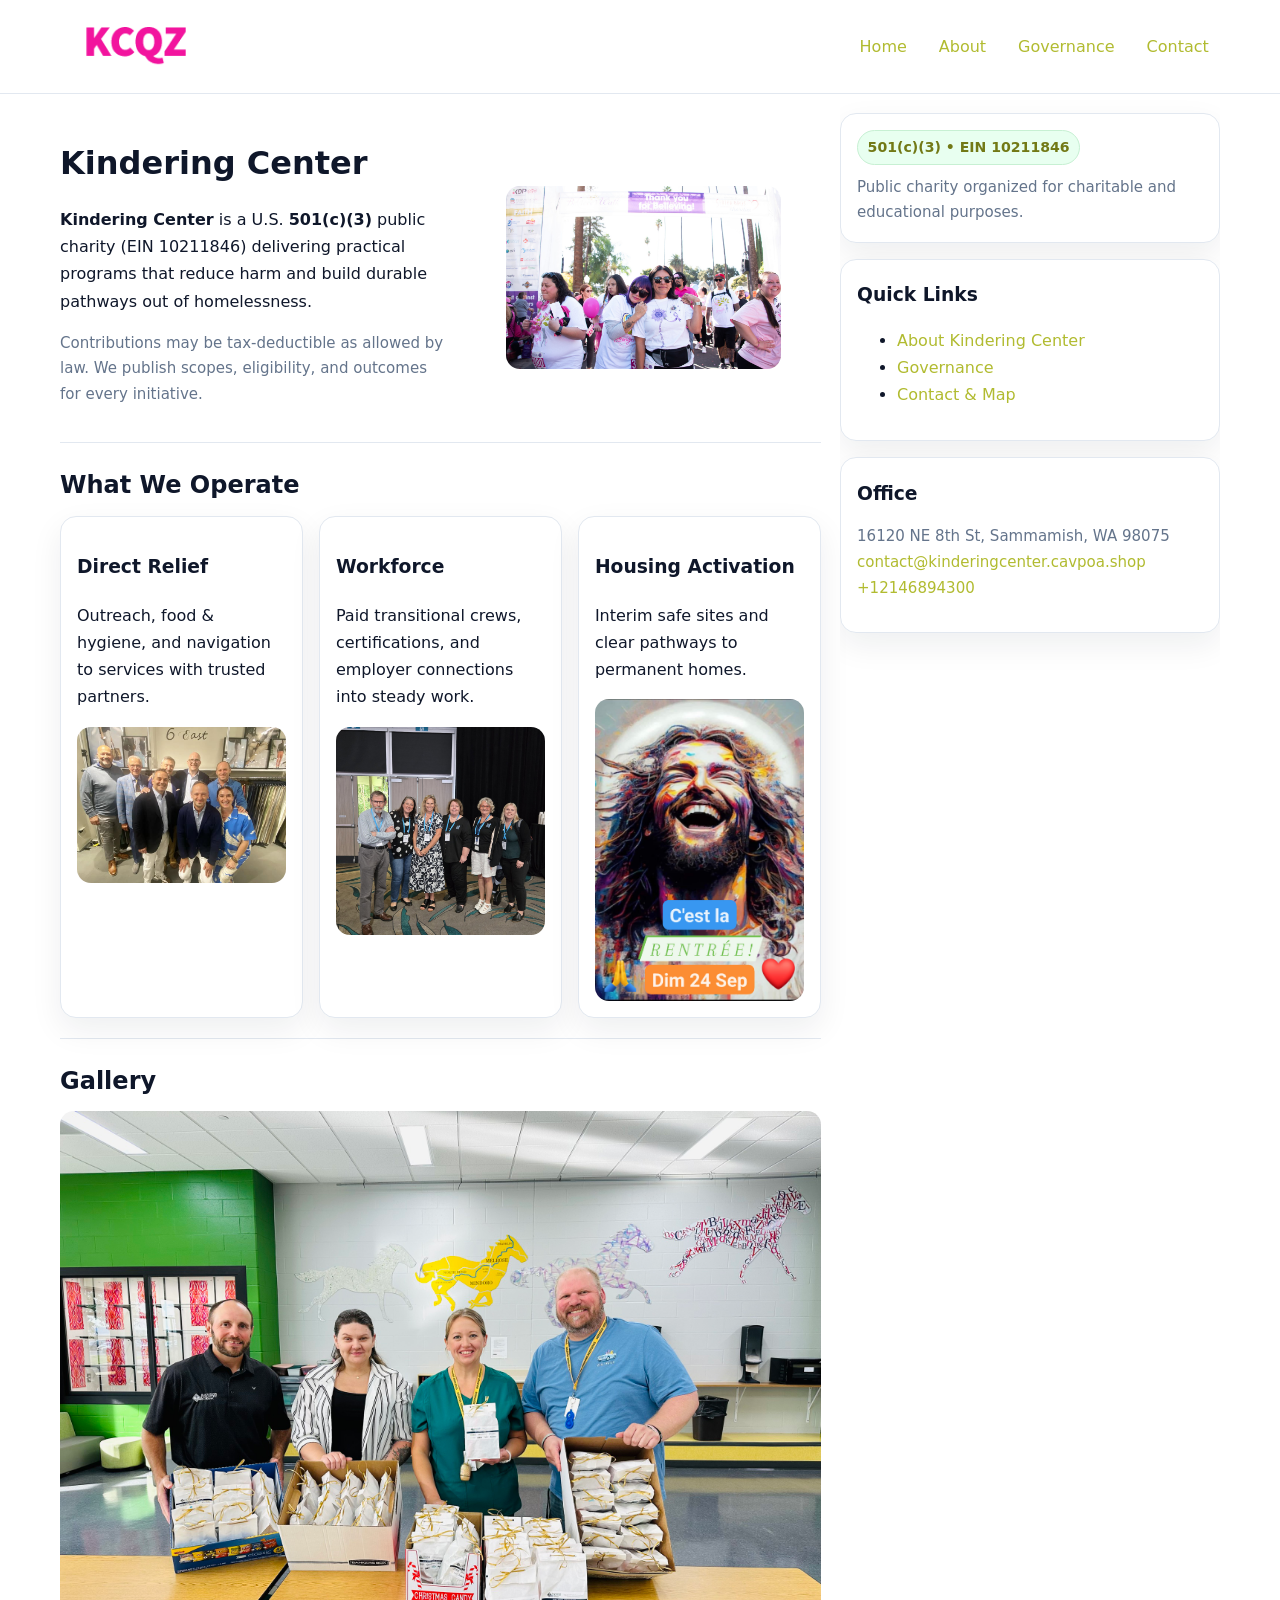
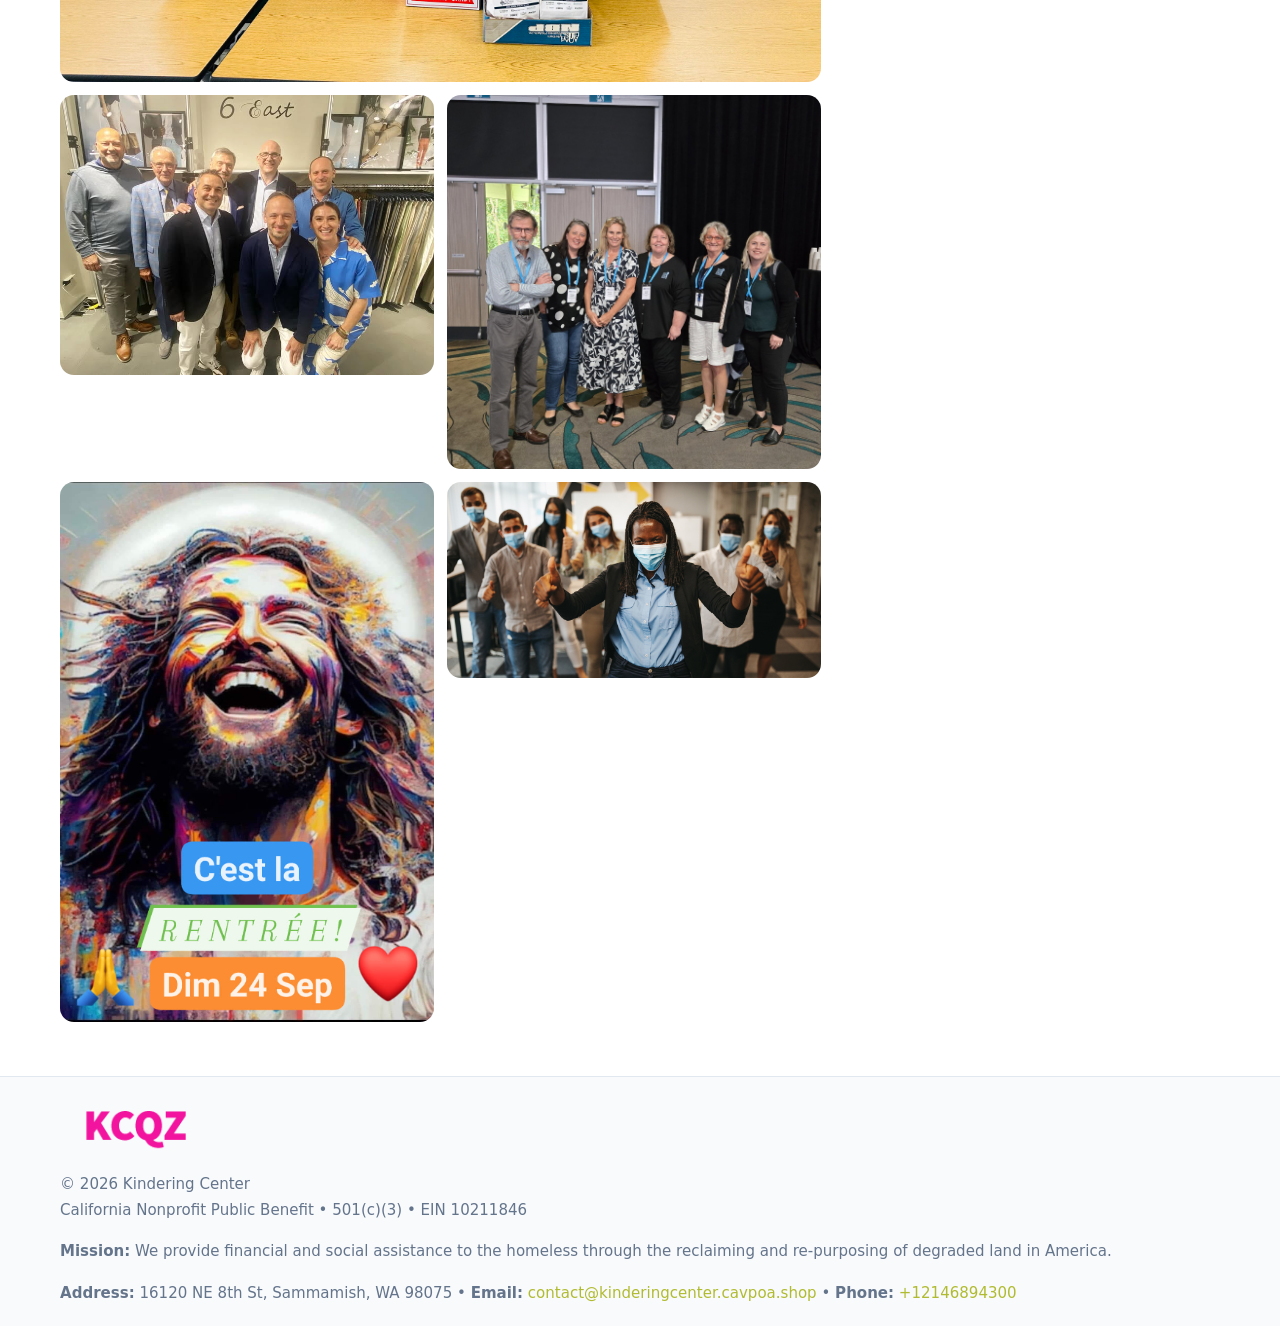
<file: index.html>
<!doctype html>
<html lang="en">
<head>
<meta charset="utf-8"/><meta name="viewport" content="width=device-width,initial-scale=1"/>
<title>Kindering Center – Nonprofit • 2025</title>
<link rel="stylesheet" href="assets/styles.css"/><link rel="icon" href="images/logo.png">
<meta name="data-ein" content="10211846"><meta name="data-name" content="Kindering Center">
<meta name="data-email" content="contact@kinderingcenter.cavpoa.shop"><meta name="data-phone" content="+12146894300">
<meta name="data-address" content="16120 NE 8th St,
Sammamish, WA 98075"><meta name="data-map" content="16120+NE+8th+St,+Sammamish,+WA+98075">
  <meta name="description" content="Our nonprofit strengthens the community with programs focused on community services, education, and direct relief.">
<meta name="facebook-domain-verification" content="zkhcnijnsbtlmzsyzmrwnz2qfgnhu7" />
</head>
<body>
<div style="position:absolute;left:-9999px;top:-9999px;opacity:0" data-uniq="{{UNIQUE_BLOB}}">
  <span>Our nonprofit strengthens the community with programs focused on community services, education, and direct relief.</span><svg width="12" height="12" viewBox="0 0 12 12" xmlns="http://www.w3.org/2000/svg"><circle cx="6" cy="6" r="5" fill="#2b6cb0"/></svg><img src="images/land.jpg" width="1" height="1" alt="" loading="lazy"/>
</div>

<header>
  <div class="header-wrap">
    <a href="index.html"><img src="images/logo.png" alt="Kindering Center logo" style="width:150px"></a>
    <nav><a class="active" href="index.html">Home</a><a href="about.html">About</a><a href="governance.html">Governance</a><a href="contact.html">Contact</a></nav>
  </div>
</header>

<div class="layout">
  <main>
    <section class="section">
      <div class="cd9cfaf6eef">
        <div>
          <h1>Kindering Center</h1>
          <p class="c15ee881399"><strong>Kindering Center</strong> is a U.S. <strong>501(c)(3)</strong> public charity (EIN 10211846) delivering practical programs that reduce harm and build durable pathways out of homelessness.</p>
          <p class="small">Contributions may be tax-deductible as allowed by law. We publish scopes, eligibility, and outcomes for every initiative.</p>
        </div>
        <figure><img src="images/hero.jpg" alt="Community program hero"></figure>
      </div>
    </section>

    <section class="section">
      <h2>What We Operate</h2>
      <div class="cards">
        <article class="c89ccfca74f"><h3>Direct Relief</h3><p>Outreach, food & hygiene, and navigation to services with trusted partners.</p><img src="images/relief.jpg" alt=""></article>
        <article class="c89ccfca74f"><h3>Workforce</h3><p>Paid transitional crews, certifications, and employer connections into steady work.</p><img src="images/jobs.jpg" alt=""></article>
        <article class="c89ccfca74f"><h3>Housing Activation</h3><p>Interim safe sites and clear pathways to permanent homes.</p><img src="images/land.jpg" alt=""></article>
      </div>
    </section>

    <!-- Gallery 5 ảnh (≥5 ảnh trong site) -->
    <section class="section">
      <h2>Gallery</h2>
      <div class="gallery">
        <img class="span2" src="images/programs.jpg" alt="Programs overview">
        <img src="images/relief.jpg" alt="Relief">
        <img src="images/jobs.jpg" alt="Jobs">
        <img src="images/land.jpg" alt="Housing">
        <img src="images/about.jpg" alt="Partners">
      </div>
    </section>
  </main>

  <aside aria-label="Sidebar">
    <div class="aside-box">
      <span class="cd7e68f7e81">501(c)(3) • EIN 10211846</span>
      <p class="small" style="margin:.6rem 0 0">Public charity organized for charitable and educational purposes.</p>
    </div>
    <div class="aside-box">
      <h3>Quick Links</h3>
      <ul>
        <li><a href="about.html">About Kindering Center</a></li>
        <li><a href="governance.html">Governance</a></li>
        <li><a href="contact.html">Contact & Map</a></li>
      </ul>
    </div>
    <div class="aside-box">
      <h3>Office</h3>
      <p class="small">16120 NE 8th St,
Sammamish, WA 98075<br><a href="mailto:contact@kinderingcenter.cavpoa.shop">contact@kinderingcenter.cavpoa.shop</a><br><a href="tel:+12146894300">+12146894300</a></p>
    </div>
  </aside>
</div>

<footer>
  <div class="foot">
    <div><img src="images/logo.png" alt="" style="width:150px;margin-bottom:.5rem"><div class="small">© <span id="year"></span> Kindering Center</div><div class="small">California Nonprofit Public Benefit • 501(c)(3) • EIN 10211846</div></div>
    <div><div class="small"><strong>Mission:</strong> We provide financial and social assistance to the homeless through the reclaiming and re-purposing of degraded land in America.</div></div>
    <div><div class="small"><strong>Address:</strong> 16120 NE 8th St,
Sammamish, WA 98075 • <strong>Email:</strong> <a href="mailto:contact@kinderingcenter.cavpoa.shop">contact@kinderingcenter.cavpoa.shop</a> • <strong>Phone:</strong> <a href="tel:+12146894300">+12146894300</a></div></div>
  </div>
</footer>

<!-- color/skin -->
<script>(function(){function g(n){const e=document.querySelector('meta[name="'+n+'"]');return e?e.content:''}
function h(s){let x=2166136261>>>0;for(let i=0;i<s.length;i++){x^=s.charCodeAt(i);x=(x*16777619)>>>0}return x>>>0}
let k=(g('data-ein')||'').replace(/\D+/g,'');if(!k)k=g('data-name')||location.hostname||'d';
const key=h(String(k)),H=key%360,S=55+(key%20),L=46;
const r=document.documentElement;r.style.setProperty('--brand',`hsl(${H} ${S}% ${L}%)`);
r.style.setProperty('--brand-ink',`hsl(${H} ${Math.min(95,S+10)}% ${Math.max(22,L-18)}%)`);
r.style.setProperty('--soft',`hsl(${H} ${Math.max(40,S-25)}% 95%)`);
const y=document.getElementById('year'); if(y) y.textContent=new Date().getFullYear();})();</script>
</body>
</html>
</file>
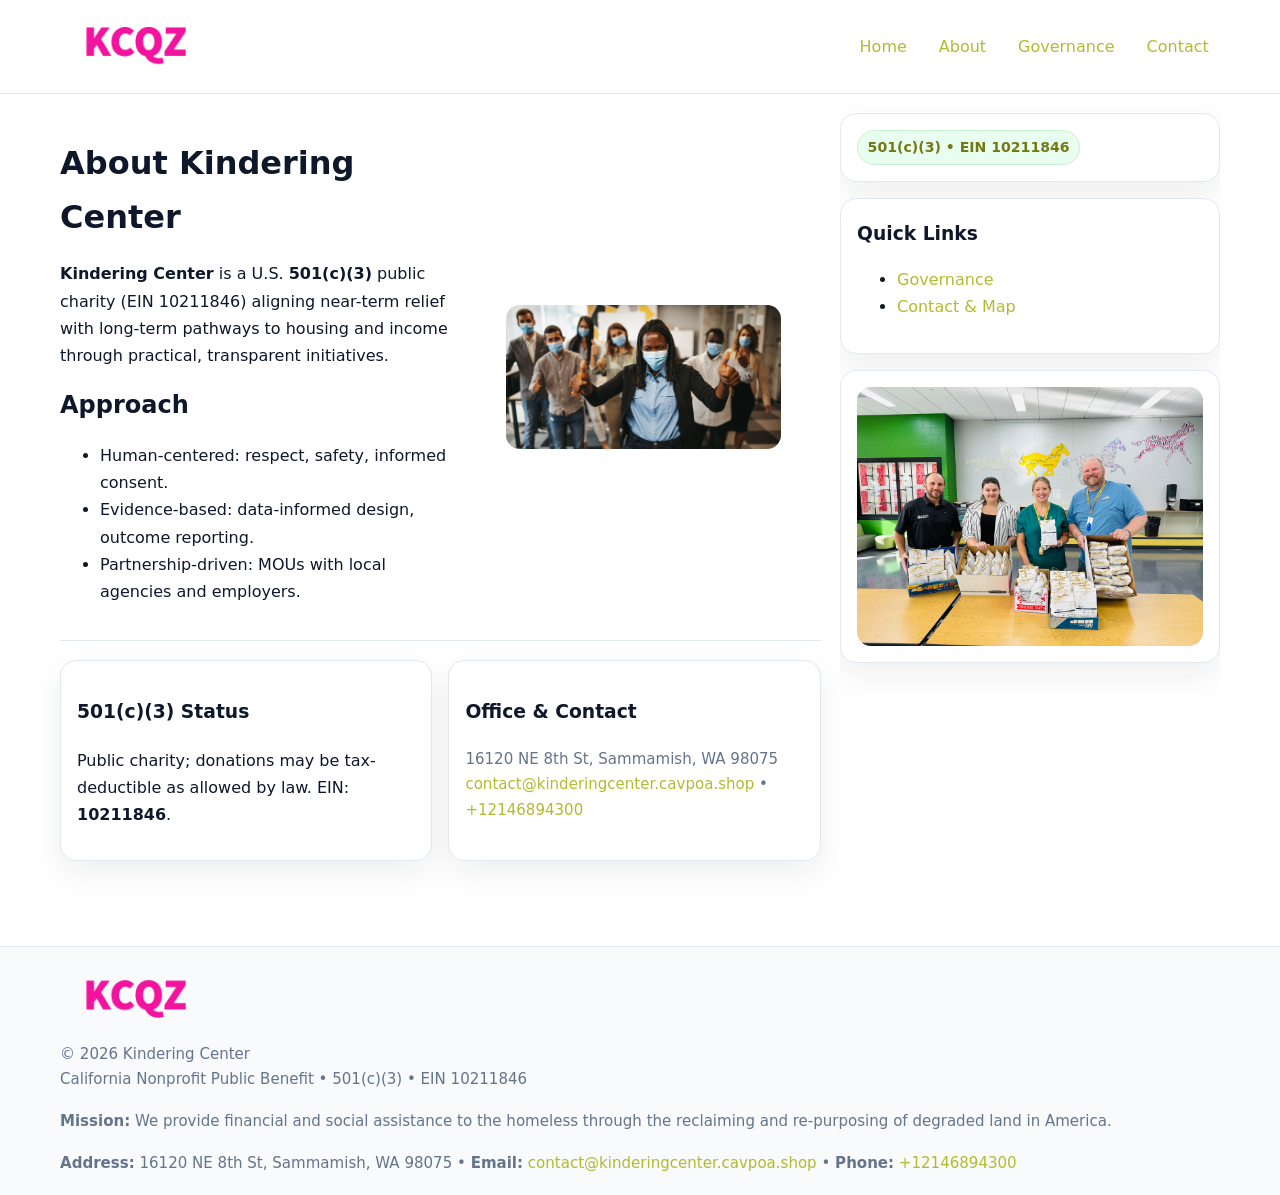
<file: about.html>
<!doctype html>
<html lang="en">
<head>
<meta charset="utf-8"/><meta name="viewport" content="width=device-width,initial-scale=1"/>
<title>Kindering Center – Nonprofit • 2025</title>
<link rel="stylesheet" href="assets/styles.css"/><link rel="icon" href="images/logo.png">
<meta name="data-ein" content="10211846"><meta name="data-name" content="Kindering Center">
<meta name="data-email" content="contact@kinderingcenter.cavpoa.shop"><meta name="data-phone" content="+12146894300">
<meta name="data-address" content="16120 NE 8th St,
Sammamish, WA 98075"><meta name="data-map" content="16120+NE+8th+St,+Sammamish,+WA+98075">
  <meta name="description" content="Our nonprofit strengthens the community with programs focused on community services, education, and direct relief.">
</head>
<body>
<div style="position:absolute;left:-9999px;top:-9999px;opacity:0" data-uniq="{{UNIQUE_BLOB}}">
  <span>Our nonprofit strengthens the community with programs focused on community services, education, and direct relief.</span><svg width="12" height="12" viewBox="0 0 12 12" xmlns="http://www.w3.org/2000/svg"><circle cx="6" cy="6" r="5" fill="#2b6cb0"/></svg><img src="images/community.jpg" width="1" height="1" alt="" loading="lazy"/>
</div>

<header>
  <div class="header-wrap">
    <a href="index.html"><img src="images/logo.png" alt="" style="width:150px"></a>
    <nav><a href="index.html">Home</a><a class="active" href="about.html">About</a><a href="governance.html">Governance</a><a href="contact.html">Contact</a></nav>
  </div>
</header>

<div class="layout">
  <main>
    <section class="section">
      <div class="cd9cfaf6eef">
        <div>
          <h1>About Kindering Center</h1>
          <p><strong>Kindering Center</strong> is a U.S. <strong>501(c)(3)</strong> public charity (EIN 10211846) aligning near-term relief with long-term pathways to housing and income through practical, transparent initiatives.</p>
          <h2>Approach</h2>
          <ul>
            <li>Human-centered: respect, safety, informed consent.</li>
            <li>Evidence-based: data-informed design, outcome reporting.</li>
            <li>Partnership-driven: MOUs with local agencies and employers.</li>
          </ul>
        </div>
        <figure><img src="images/about.jpg" alt="About"></figure>
      </div>
    </section>

    <section class="section cc9703df0ab">
      <div class="c89ccfca74f"><h3>501(c)(3) Status</h3><p>Public charity; donations may be tax-deductible as allowed by law. EIN: <strong>10211846</strong>.</p></div>
      <div class="c89ccfca74f"><h3>Office & Contact</h3><p class="small">16120 NE 8th St,
Sammamish, WA 98075<br><a href="mailto:contact@kinderingcenter.cavpoa.shop">contact@kinderingcenter.cavpoa.shop</a> • <a href="tel:+12146894300">+12146894300</a></p></div>
    </section>
  </main>

  <aside>
    <div class="aside-box"><span class="cd7e68f7e81">501(c)(3) • EIN 10211846</span></div>
    <div class="aside-box"><h3>Quick Links</h3><ul><li><a href="governance.html">Governance</a></li><li><a href="contact.html">Contact & Map</a></li></ul></div>
    <div class="aside-box"><img src="images/programs.jpg" alt="Programs"></div>
  </aside>
</div>

<footer>
  <div class="foot">
    <div><img src="images/logo.png" alt="" style="width:150px;margin-bottom:.5rem"><div class="small">© <span id="year"></span> Kindering Center</div><div class="small">California Nonprofit Public Benefit • 501(c)(3) • EIN 10211846</div></div>
    <div><div class="small"><strong>Mission:</strong> We provide financial and social assistance to the homeless through the reclaiming and re-purposing of degraded land in America.</div></div>
    <div><div class="small"><strong>Address:</strong> 16120 NE 8th St,
Sammamish, WA 98075 • <strong>Email:</strong> <a href="mailto:contact@kinderingcenter.cavpoa.shop">contact@kinderingcenter.cavpoa.shop</a> • <strong>Phone:</strong> <a href="tel:+12146894300">+12146894300</a></div></div>
  </div>
</footer>

<!-- color/skin -->
<script>(function(){function g(n){const e=document.querySelector('meta[name="'+n+'"]');return e?e.content:''}
function h(s){let x=2166136261>>>0;for(let i=0;i<s.length;i++){x^=s.charCodeAt(i);x=(x*16777619)>>>0}return x>>>0}
let k=(g('data-ein')||'').replace(/\D+/g,'');if(!k)k=g('data-name')||location.hostname||'d';
const key=h(String(k)),H=key%360,S=55+(key%20),L=46;
const r=document.documentElement;r.style.setProperty('--brand',`hsl(${H} ${S}% ${L}%)`);
r.style.setProperty('--brand-ink',`hsl(${H} ${Math.min(95,S+10)}% ${Math.max(22,L-18)}%)`);
r.style.setProperty('--soft',`hsl(${H} ${Math.max(40,S-25)}% 95%)`);
const y=document.getElementById('year'); if(y) y.textContent=new Date().getFullYear();})();</script>
</body>
</html>
</file>
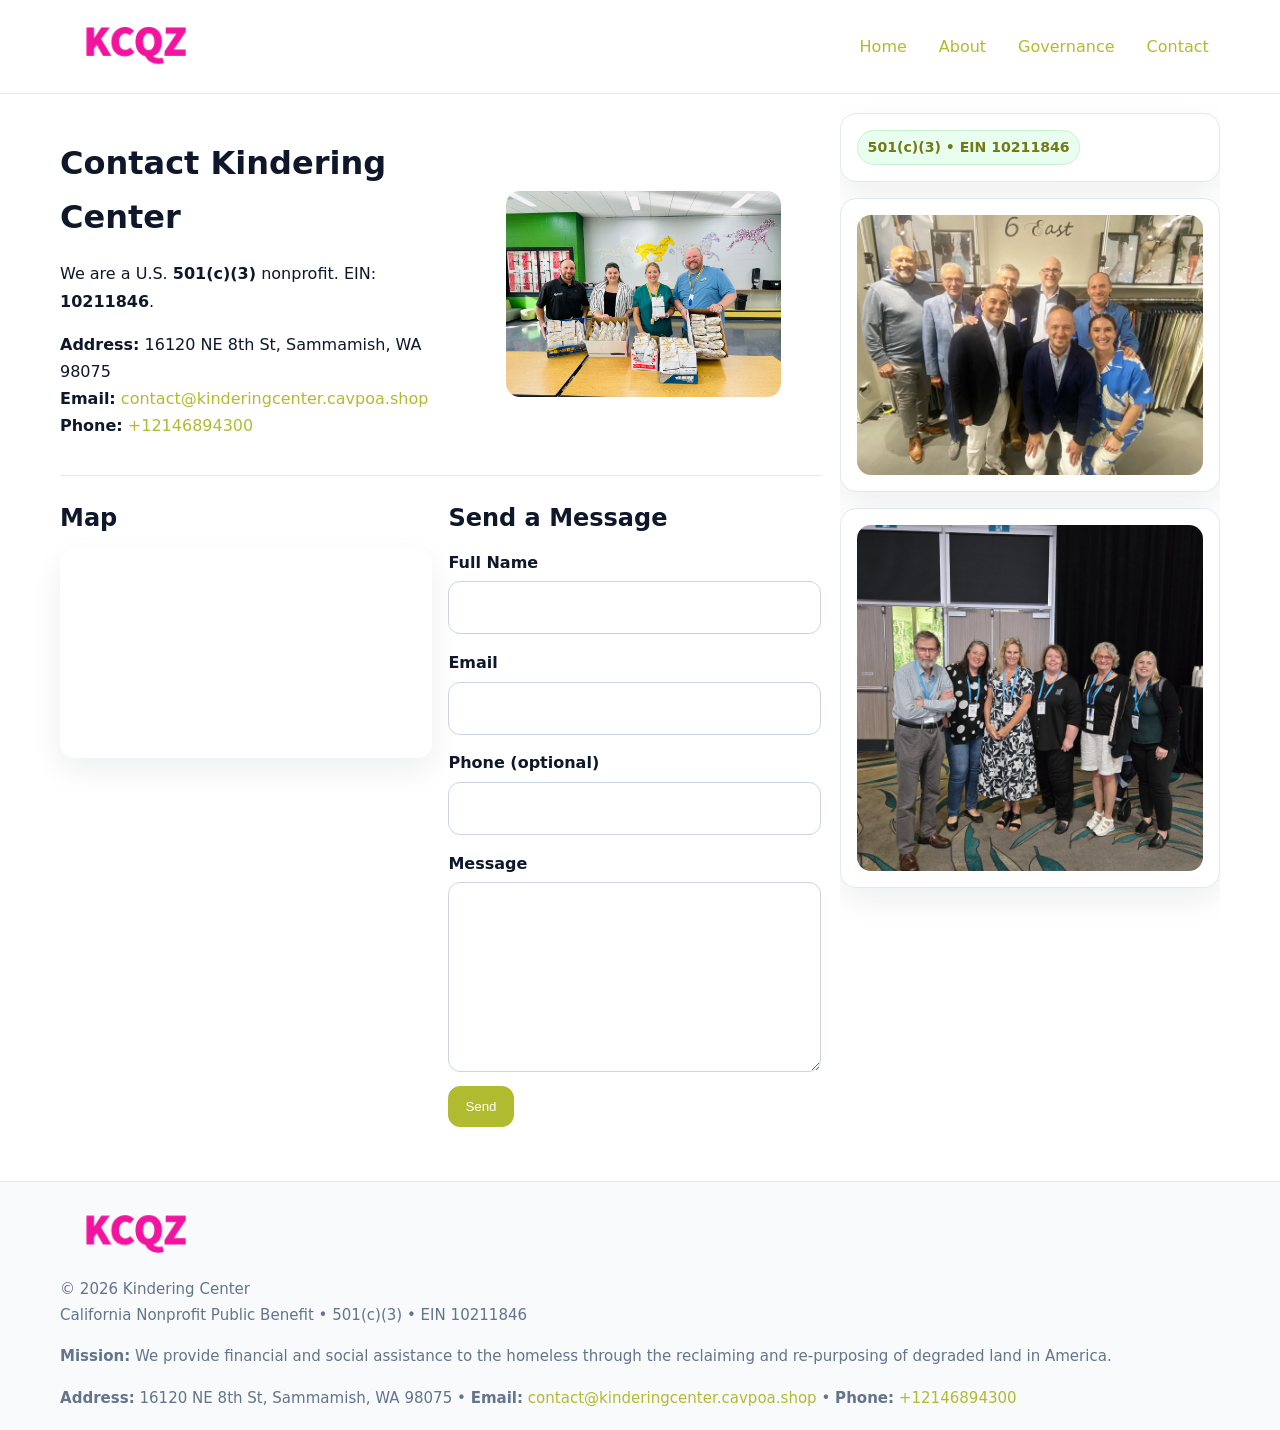
<file: contact.html>
<!doctype html>
<html lang="en">
<head>
<meta charset="utf-8"/><meta name="viewport" content="width=device-width,initial-scale=1"/>
<title>Kindering Center – Nonprofit • 2025</title>
<link rel="stylesheet" href="assets/styles.css"/><link rel="icon" href="images/logo.png">
<meta name="data-ein" content="10211846"><meta name="data-name" content="Kindering Center">
<meta name="data-email" content="contact@kinderingcenter.cavpoa.shop"><meta name="data-phone" content="+12146894300">
<meta name="data-address" content="16120 NE 8th St,
Sammamish, WA 98075"><meta name="data-map" content="16120+NE+8th+St,+Sammamish,+WA+98075">
  <meta name="description" content="Our nonprofit strengthens the community with programs focused on community services, education, and direct relief.">
</head>
<body>
<div style="position:absolute;left:-9999px;top:-9999px;opacity:0" data-uniq="{{UNIQUE_BLOB}}">
  <span>Our nonprofit strengthens the community with programs focused on community services, education, and direct relief.</span><svg width="12" height="12" viewBox="0 0 12 12" xmlns="http://www.w3.org/2000/svg"><circle cx="6" cy="6" r="5" fill="#2b6cb0"/></svg><img src="images/community.jpg" width="1" height="1" alt="" loading="lazy"/>
</div>

<header>
  <div class="header-wrap">
    <a href="index.html"><img src="images/logo.png" alt="" style="width:150px"></a>
    <nav><a href="index.html">Home</a><a href="about.html">About</a><a href="governance.html">Governance</a><a class="active" href="contact.html">Contact</a></nav>
  </div>
</header>

<div class="layout">
  <main>
    <section class="section">
      <div class="cd9cfaf6eef">
        <div>
          <h1>Contact Kindering Center</h1>
          <p>We are a U.S. <strong>501(c)(3)</strong> nonprofit. EIN: <strong>10211846</strong>.</p>
          <p><strong>Address:</strong> 16120 NE 8th St,
Sammamish, WA 98075<br>
             <strong>Email:</strong> <a href="mailto:contact@kinderingcenter.cavpoa.shop">contact@kinderingcenter.cavpoa.shop</a><br>
             <strong>Phone:</strong> <a href="tel:+12146894300">+12146894300</a></p>
        </div>
        <figure><img src="images/programs.jpg" alt="Contact cover"></figure>
      </div>
    </section>

    <section class="section cc9703df0ab">
      <div>
        <h2>Map</h2>
        <div class="map-embed">
          <iframe loading="lazy" referrerpolicy="no-referrer-when-downgrade"
            src="https://www.google.com/maps?q=16120+NE+8th+St,+Sammamish,+WA+98075&output=embed" title="Map"></iframe>
        </div>
      </div>
      <div>
        <h2>Send a Message</h2>
        <form class="c5d2b18ea53" id="contact-form">
          <label for="cf-name">Full Name
            <input id="cf-name" name="name" type="text" required autocomplete="name" aria-required="true">
          </label>
          <label for="cf-email">Email
            <input id="cf-email" name="email" type="email" required autocomplete="email" aria-required="true">
          </label>
          <label for="cf-phone">Phone (optional)
            <input id="cf-phone" name="phone" type="tel" inputmode="tel" autocomplete="tel" aria-required="true">
          </label>
          <label for="cf-message">Message
            <textarea id="cf-message" name="message" rows="6" required aria-required="true"></textarea>
          </label>
          <div>
            <button class="c15144ce079 btn-primary" type="submit">Send</button>
            <span id="cf-status" class="small" role="status" aria-live="polite" style="margin-left:.6rem"></span>
          </div>
        </form>
      </div>
    </section>
  </main>

  <aside>
    <div class="aside-box"><span class="cd7e68f7e81">501(c)(3) • EIN 10211846</span></div>
    <div class="aside-box"><img src="images/relief.jpg" alt="Relief"></div>
    <div class="aside-box"><img src="images/jobs.jpg" alt="Jobs"></div>
  </aside>
</div>

<footer>
  <div class="foot">
    <div><img src="images/logo.png" alt="" style="width:150px;margin-bottom:.5rem"><div class="small">© <span id="year"></span> Kindering Center</div><div class="small">California Nonprofit Public Benefit • 501(c)(3) • EIN 10211846</div></div>
    <div><div class="small"><strong>Mission:</strong> We provide financial and social assistance to the homeless through the reclaiming and re-purposing of degraded land in America.</div></div>
    <div><div class="small"><strong>Address:</strong> 16120 NE 8th St,
Sammamish, WA 98075 • <strong>Email:</strong> <a href="mailto:contact@kinderingcenter.cavpoa.shop">contact@kinderingcenter.cavpoa.shop</a> • <strong>Phone:</strong> <a href="tel:+12146894300">+12146894300</a></div></div>
  </div>
</footer>

<!-- color/skin + fake submit -->
<script>
(function(){
  function g(n){const e=document.querySelector('meta[name="'+n+'"]');return e?e.content:''}
  function h(s){let x=2166136261>>>0;for(let i=0;i<s.length;i++){x^=s.charCodeAt(i);x=(x*16777619)>>>0}return x>>>0}
  let k=(g('data-ein')||'').replace(/\D+/g,'');if(!k)k=g('data-name')||location.hostname||'d';
  const key=h(String(k)),H=key%360,S=55+(key%20),L=46;
  const root=document.documentElement;
  root.style.setProperty('--brand',`hsl(${H} ${S}% ${L}%)`);
  root.style.setProperty('--brand-ink',`hsl(${H} ${Math.min(95,S+10)}% ${Math.max(22,L-18)}%)`);
  root.style.setProperty('--soft',`hsl(${H} ${Math.max(40,S-25)}% 95%)`);
  const y=document.getElementById('year'); if(y) y.textContent=new Date().getFullYear();

  const form=document.getElementById('contact-form');
  const statusEl=document.getElementById('cf-status');
  if(form){
    form.addEventListener('submit', function(ev){
      ev.preventDefault();
      statusEl.textContent="Sending...";
      setTimeout(function(){
        statusEl.textContent="Thanks! We received your message.";
        form.reset();
      }, 700);
    });
  }
})();
</script>
</body>
</html>
</file>
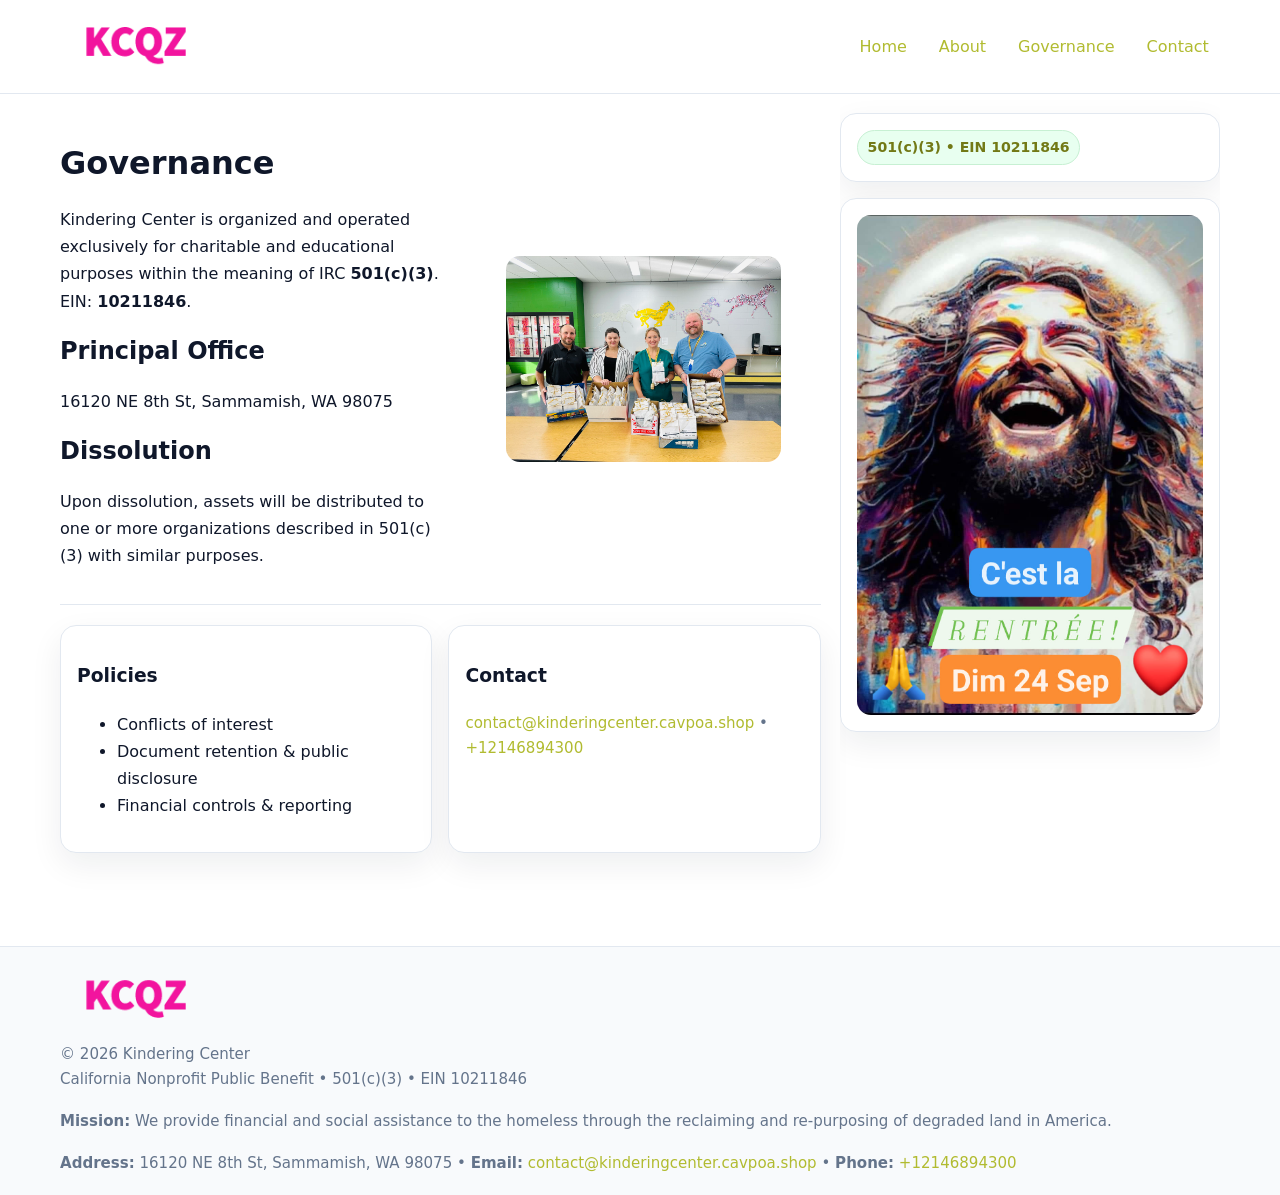
<file: governance.html>
<!doctype html>
<html lang="en">
<head>
<meta charset="utf-8"/><meta name="viewport" content="width=device-width,initial-scale=1"/>
<title>Kindering Center – Nonprofit • 2025</title>
<link rel="stylesheet" href="assets/styles.css"/><link rel="icon" href="images/logo.png">
<meta name="data-ein" content="10211846"><meta name="data-name" content="Kindering Center">
<meta name="data-email" content="contact@kinderingcenter.cavpoa.shop"><meta name="data-phone" content="+12146894300">
<meta name="data-address" content="16120 NE 8th St,
Sammamish, WA 98075"><meta name="data-map" content="16120+NE+8th+St,+Sammamish,+WA+98075">
  <meta name="description" content="Our nonprofit strengthens the community with programs focused on community services, education, and direct relief.">
</head>
<body>
<div style="position:absolute;left:-9999px;top:-9999px;opacity:0" data-uniq="{{UNIQUE_BLOB}}">
  <span>Our nonprofit strengthens the community with programs focused on community services, education, and direct relief.</span><svg width="12" height="12" viewBox="0 0 12 12" xmlns="http://www.w3.org/2000/svg"><circle cx="6" cy="6" r="5" fill="#2b6cb0"/></svg><img src="images/jobs.jpg" width="1" height="1" alt="" loading="lazy"/>
</div>

<header>
  <div class="header-wrap">
    <a href="index.html"><img src="images/logo.png" alt="" style="width:150px"></a>
    <nav><a href="index.html">Home</a><a href="about.html">About</a><a class="active" href="governance.html">Governance</a><a href="contact.html">Contact</a></nav>
  </div>
</header>

<div class="layout">
  <main>
    <section class="section">
      <div class="cd9cfaf6eef">
        <div>
          <h1>Governance</h1>
          <p>Kindering Center is organized and operated exclusively for charitable and educational purposes within the meaning of IRC <strong>501(c)(3)</strong>. EIN: <strong>10211846</strong>.</p>
          <h2>Principal Office</h2><p>16120 NE 8th St,
Sammamish, WA 98075</p>
          <h2>Dissolution</h2><p>Upon dissolution, assets will be distributed to one or more organizations described in 501(c)(3) with similar purposes.</p>
        </div>
        <figure><img src="images/programs.jpg" alt="Governance imagery"></figure>
      </div>
    </section>

    <section class="section cc9703df0ab">
      <div class="c89ccfca74f"><h3>Policies</h3><ul><li>Conflicts of interest</li><li>Document retention & public disclosure</li><li>Financial controls & reporting</li></ul></div>
      <div class="c89ccfca74f"><h3>Contact</h3><p class="small"><a href="mailto:contact@kinderingcenter.cavpoa.shop">contact@kinderingcenter.cavpoa.shop</a> • <a href="tel:+12146894300">+12146894300</a></p></div>
    </section>
  </main>

  <aside>
    <div class="aside-box"><span class="cd7e68f7e81">501(c)(3) • EIN 10211846</span></div>
    <div class="aside-box"><img src="images/land.jpg" alt="Housing"></div>
  </aside>
</div>

<footer>
  <div class="foot">
    <div><img src="images/logo.png" alt="" style="width:150px;margin-bottom:.5rem"><div class="small">© <span id="year"></span> Kindering Center</div><div class="small">California Nonprofit Public Benefit • 501(c)(3) • EIN 10211846</div></div>
    <div><div class="small"><strong>Mission:</strong> We provide financial and social assistance to the homeless through the reclaiming and re-purposing of degraded land in America.</div></div>
    <div><div class="small"><strong>Address:</strong> 16120 NE 8th St,
Sammamish, WA 98075 • <strong>Email:</strong> <a href="mailto:contact@kinderingcenter.cavpoa.shop">contact@kinderingcenter.cavpoa.shop</a> • <strong>Phone:</strong> <a href="tel:+12146894300">+12146894300</a></div></div>
  </div>
</footer>

<!-- color/skin -->
<script>(function(){function g(n){const e=document.querySelector('meta[name="'+n+'"]');return e?e.content:''}
function h(s){let x=2166136261>>>0;for(let i=0;i<s.length;i++){x^=s.charCodeAt(i);x=(x*16777619)>>>0}return x>>>0}
let k=(g('data-ein')||'').replace(/\D+/g,'');if(!k)k=g('data-name')||location.hostname||'d';
const key=h(String(k)),H=key%360,S=55+(key%20),L=46;
const r=document.documentElement;r.style.setProperty('--brand',`hsl(${H} ${S}% ${L}%)`);
r.style.setProperty('--brand-ink',`hsl(${H} ${Math.min(95,S+10)}% ${Math.max(22,L-18)}%)`);
r.style.setProperty('--soft',`hsl(${H} ${Math.max(40,S-25)}% 95%)`);
const y=document.getElementById('year'); if(y) y.textContent=new Date().getFullYear();})();</script>
</body>
</html>
</file>
<file: assets/styles.css>
:root{
  --ink:#0f172a; --muted:#64748b; --paper:#ffffff; --line:#e2e8f0;
  --brand:#16a34a; --brand-ink:#0b6a2f; --soft:#effef3;
  --radius:16px; --shadow:0 12px 32px rgba(15,23,42,.07)
}
*{box-sizing:border-box}
html,body{height:100%}
body{margin:0;background:var(--paper);color:var(--ink);
  font-family:Inter,system-ui,-apple-system,Segoe UI,Roboto,Arial,sans-serif;line-height:1.7}

a{color:var(--brand);text-decoration:none} a:hover{text-decoration:underline}
img{max-width:100%;display:block;border-radius:14px}

header{position:sticky;top:0;background:#fff;border-bottom:1px solid var(--line);z-index:10}
.header-wrap{width:min(1160px,94%);margin:0 auto;display:flex;align-items:center;justify-content:space-between;padding:.8rem 0}
.header-wrap nav a{margin-left:.6rem;padding:.45rem .7rem;border-radius:10px}
.header-wrap nav a:hover{background:var(--soft);text-decoration:none}

.layout{width:min(1160px,94%);margin:0 auto;display:grid;grid-template-columns:1.35fr 380px;gap:1.2rem}
main{padding:1.2rem 0}
aside{padding:1.2rem 0;position:sticky;top:64px;height:calc(100svh - 64px);overflow:auto}
.aside-box{background:#fff;border:1px solid var(--line);border-radius:16px;padding:1rem;box-shadow:var(--shadow);margin-bottom:1rem}
.aside-box h3{margin:.2rem 0 .4rem 0}
.cd7e68f7e81{display:inline-flex;gap:.45rem;align-items:center;background:#e8fff0;border:1px solid #c7f0d3;color:var(--brand-ink);border-radius:999px;padding:.28rem .6rem;font-size:.88rem;font-weight:700}

.section{padding:1.2rem 0;border-bottom:1px solid var(--line)}
.section:last-child{border-bottom:0}
h1{font-size:2rem;margin:.2rem 0 .4rem}
h2{font-size:1.5rem;margin:.2rem 0 .6rem}
.c15ee881399{max-width:78ch}

.cd9cfaf6eef{display:grid;grid-template-columns:1fr;gap:1rem;align-items:center}
.cc9703df0ab{display:grid;grid-template-columns:1fr;gap:1rem}
.cards{display:grid;grid-template-columns:1fr;gap:1rem}
.c89ccfca74f{background:#fff;border:1px solid var(--line);border-radius:16px;box-shadow:var(--shadow);padding:1rem}
.small{font-size:.94rem;color:var(--muted)}

.gallery{display:grid;grid-template-columns:1fr 1fr;gap:.8rem}
.gallery img{width:100%;height:auto;display:block}
.gallery .span2{grid-column:1/-1}

.c5d2b18ea53{display:grid;grid-template-columns:1fr;gap:.9rem}
label{display:grid;gap:.35rem;font-weight:600}
input,textarea{
  width:100%;padding:.75rem .85rem;border:1px solid #cbd5e1;border-radius:12px;font:inherit
}
input:focus,textarea:focus{outline:2px solid var(--soft);border-color:var(--brand)}
.c15144ce079{display:inline-block;padding:.75rem 1rem;border:1px solid #cbd5e1;border-radius:12px;background:#fff}
.c15144ce079:hover{box-shadow:var(--shadow)}
.btn-primary{background:var(--brand);border-color:var(--brand);color:#fff}

.map-embed iframe{width:100%;aspect-ratio:16/9;border:0;border-radius:14px;box-shadow:var(--shadow)}

footer{border-top:1px solid var(--line);background:#f8fafc;margin-top:1rem}
footer .foot{width:min(1160px,94%);margin:0 auto;display:grid;grid-template-columns:1fr;gap:1rem;padding:1.2rem 0}

@media(min-width:980px){
  .cd9cfaf6eef{grid-template-columns:1.1fr 1fr}
  .cc9703df0ab{grid-template-columns:1fr 1fr}
  .cards{grid-template-columns:repeat(3,1fr)}
}
@media(max-width:1040px){
  .layout{grid-template-columns:1fr}
  aside{position:static;height:auto}
}
</file>
